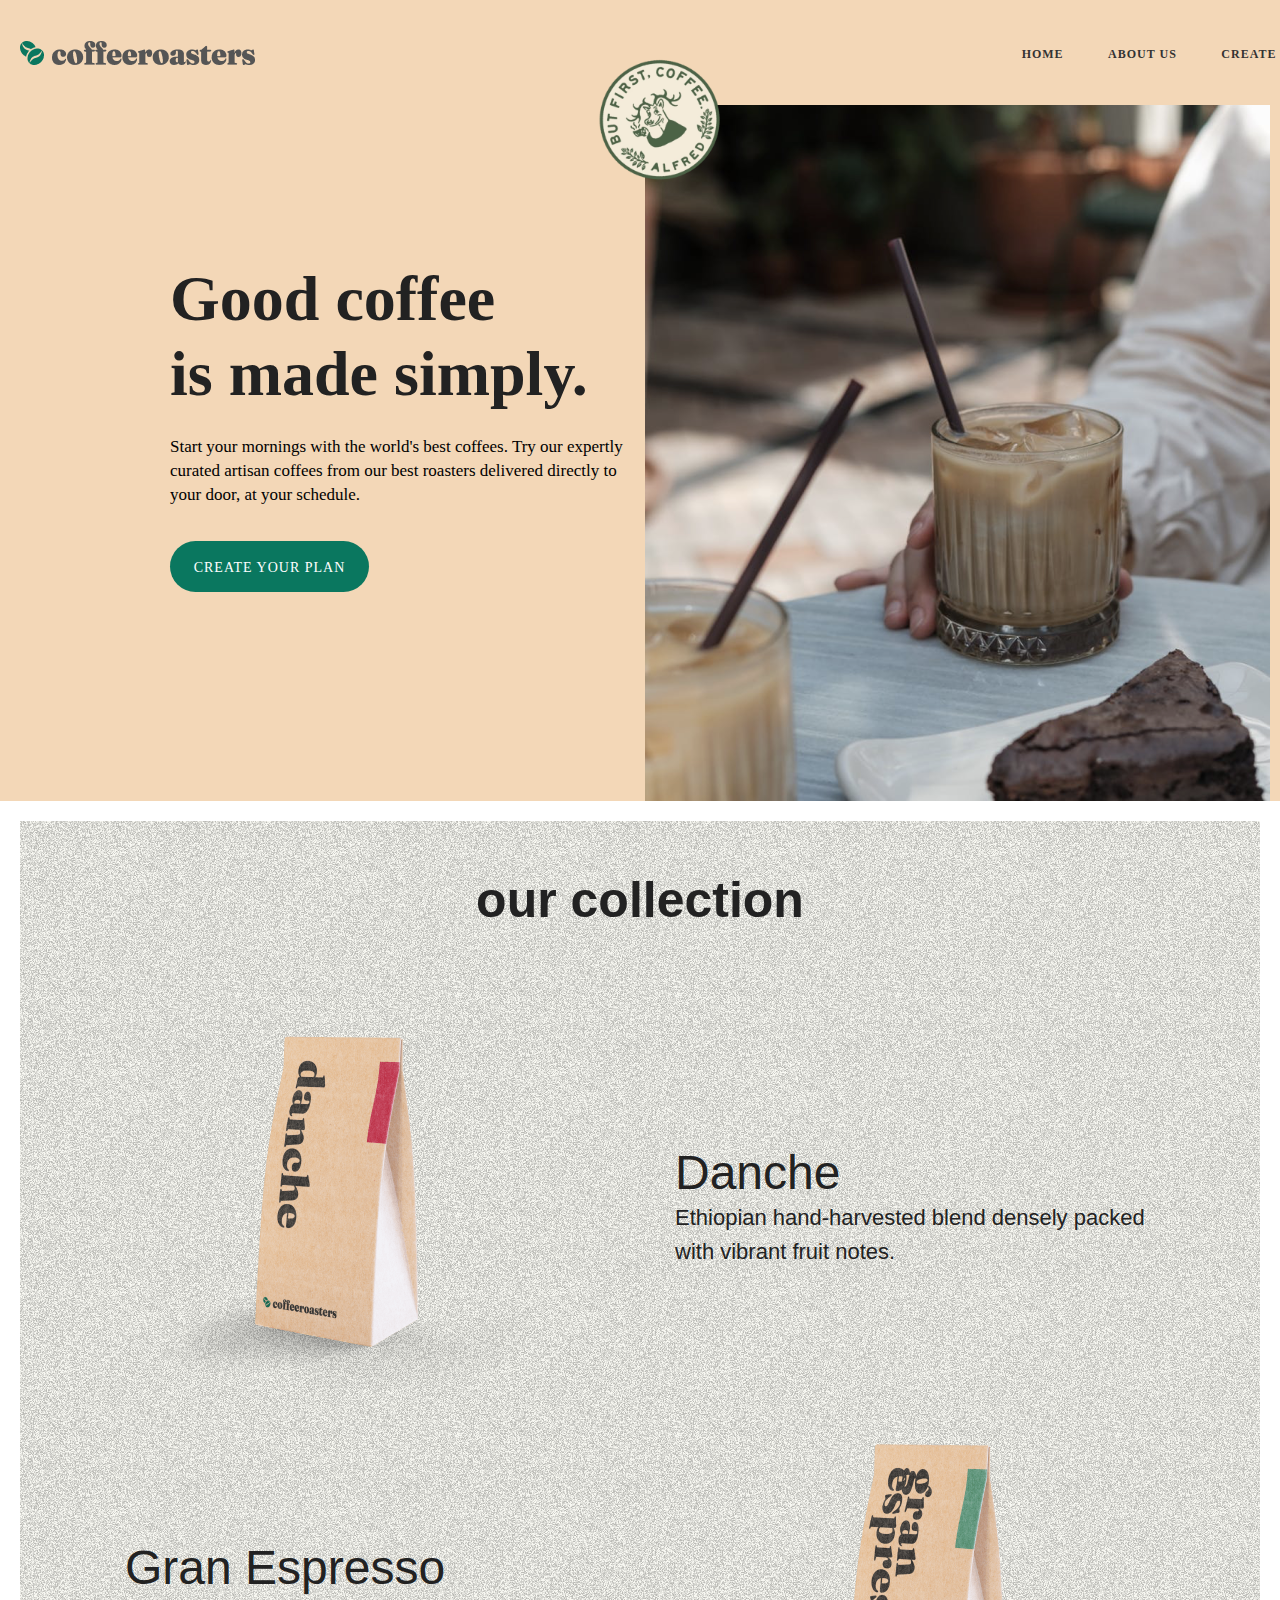
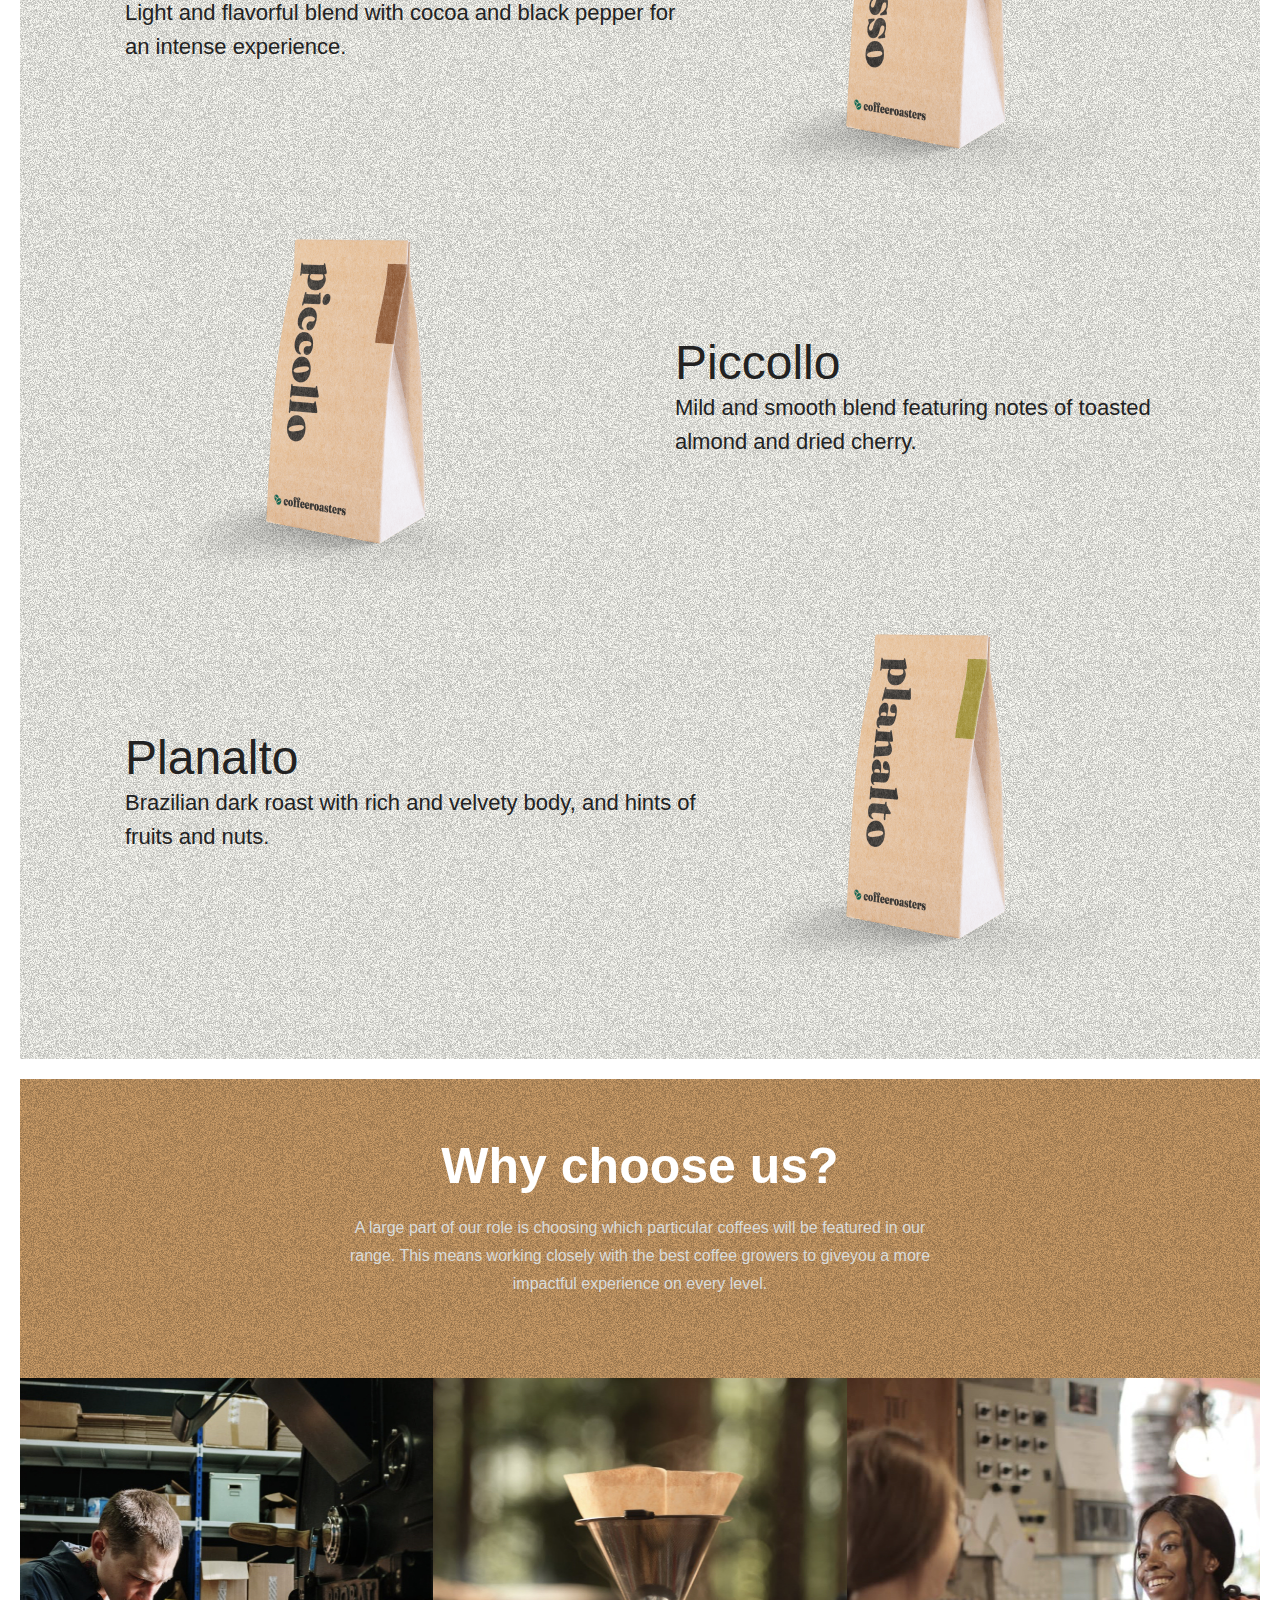
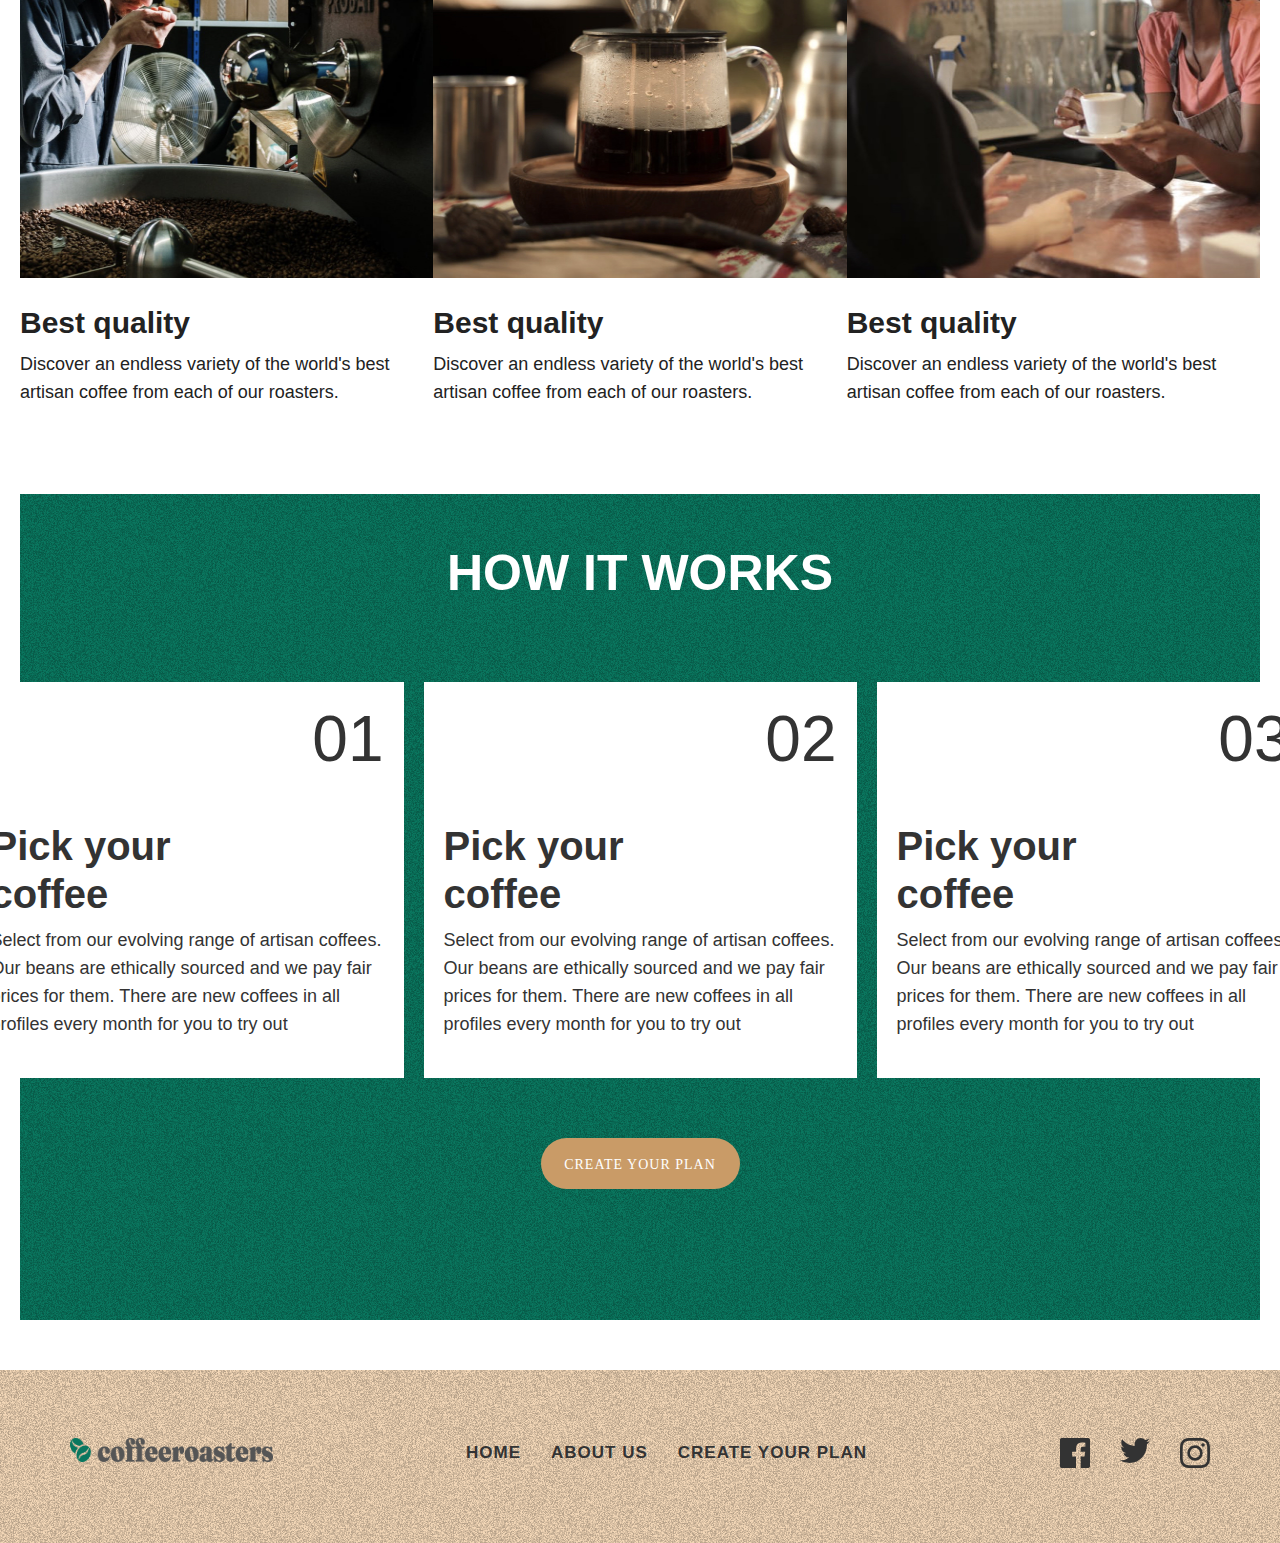
<file: index.html>
<!DOCTYPE html>
<html lang="uz">

<head>
  <meta charset="UTF-8">
  <meta http-equiv="X-UA-Compatible" content="IE=edge">
  <meta name="viewport" content="width=device-width, initial-scale=1.0">
  <title>coffeeroasters</title>
  <!-- stayl -->
  <link rel="stylesheet" href="./css/normalize.css">
  <link rel="stylesheet" href="./css/stayl.css">
  <!-- google fonts -->
  <link rel="preconnect" href="https://fonts.googleapis.com">
  <link rel="preconnect" href="https://fonts.gstatic.com" crossorigin>
  <link
    href="https: //fonts.googleapis.com/css2? family= Roboto:ital,wght@0,100;0,300;0,400;0,500;0,700;0,900;1,100;1,300;1,400;1,500;1,700;1,900;1,700;1,900; stilni ko'rsatish ">
</head>

<body>
  <!-- SAIT HEADRE -->
  <div class="site-header-hero-wrapper">
    <header class="site-hiro-container container">
      <!-- sate nav -->
      <div class="sate-nav">
        <a class="site-nav-logo hov-act" href="">
          <img class="site-nav-logo-link" src="./img/sayt-hiro-logo/Group 3614.png" alt="log" width="235" height="24">
        </a>
        <ul class="site-nav-list">
          <li class="site-nav-list-item hov-act">
            <a class="site-nav-list-link" href="./imdex.html">HOME</a>
          </li>
          <li class="site-nav-list-item hov-act">
            <a class="site-nav-list-link" href="./imdex.html">ABOUT US</a>
          </li>
          <li class="site-nav-list-item hov-act">
            <a class="site-nav-list-link" href="./imdex.html">Create your plan</a>
          </li>
        </ul>
      </div>

      <!-- site hiro -->

      <div class="site-hiro">
        <div class="site-hiro-content">
          <div class="site-hiro-content-box">
            <h1 class="site-hiro-content-hedig">Good coffee <br> is made simply.</h1>
            <p class="site-hiro-content-text">Start your mornings with the world's best coffees. Try our expertly
              curated artisan coffees from our best roasters delivered directly to your door, at your schedule.</p>
            <a href="./imdex.html" class="site-hiro-content-bt-link hov-act">Create your plan</a>
          </div>
        </div>
        <div class="site-hiro-img">
          <img class="site-hiro-img-logo" src="./img/sayt-hiro-logo/image 40.png" alt="site-hiro-logo">
        </div>
      </div>

    </header>
  </div>


  <!-- MAIN -->
  <main class="main__index-wrapper container">
    <!-- SAIT MAIN COLLLECTION -->
    <div class="main__collection-conteainer">

      <h2 class="main__collection-title">our collection</h2>
      <ul class="main__collection-list">
        <li class="main__collection-item">
          <img class="main__collection-img" src="./img/amin-collection/danche.png" alt="">
          <div class="main__collection-info">
            <h3 class="collection-info-header">Danche</h3>
            <p class="collection-info-text">Ethiopian hand-harvested blend densely packed with vibrant fruit notes.</p>
          </div>
        </li>

        <li class="main__collection-item">
          <img class="main__collection-img" src="./img/amin-collection/espresso.png" alt="">
          <div class="main__collection-info">
            <h3 class="collection-info-header">Gran Espresso</h3>
            <p class="collection-info-text">Light and flavorful blend with cocoa and black pepper for an intense
              experience.</p>
          </div>
        </li>

        <li class="main__collection-item">
          <img class="main__collection-img" src="./img/amin-collection/piccollo.png" alt="">
          <div class="main__collection-info">
            <h3 class="collection-info-header">Piccollo</h3>
            <p class="collection-info-text">Mild and smooth blend featuring notes of toasted almond and dried cherry.
            </p>
          </div>
        </li>

        <li class="main__collection-item">
          <img class="main__collection-img" src="./img/amin-collection/planalto.png" alt="">
          <div class="main__collection-info">
            <h3 class="collection-info-header">Planalto</h3>
            <p class="collection-info-text">Brazilian dark roast with rich and velvety body, and hints of fruits and
              nuts.</p>
          </div>
        </li>

      </ul>
    </div>
    <!-- SAIT MAIN FEATURS -->
    <section class="main__featurs-wrapper">
      <div class="main__featues-container">
        <h2 class="main__featurs-header">Why choose us?</h2>
        <p class="main__featurs-text">A large part of our role is choosing which particular coffees will be featured in
          our range. This means working closely with the best coffee growers to giveyou a more impactful experience on
          every level.</p>
        <!-- fefaturs box -->
        <div class="main__featurs-img-container">
          <div class="main__featurs-img-box">
            <img class="featurs-img" src="./img/main-featurs/featurs-1.jpg" alt="koffe shlab chiqaradigan joy">
            <h3 class="featurs-box-header">Best quality</h3>
            <p class="featurs-box-text">Discover an endless variety of the world's best artisan coffee from each of our
              roasters.</p>
          </div>


          <!-- fefaturs box -->
          <div class="main__featurs-img-box">
            <img class="featurs-img" src="./img/main-featurs/featurs-2.jpg" alt="coffe choynak">
            <h3 class="featurs-box-header">Best quality</h3>
            <p class="featurs-box-text">Discover an endless variety of the world's best artisan coffee from each of our
              roasters.</p>
          </div>


          <!-- fefaturs box -->
          <div class="main__featurs-img-box">
            <img class="featurs-img" src="./img/main-featurs/featurs-3.jpg" alt="coffe ichoyotgan qiz">
            <h3 class="featurs-box-header">Best quality</h3>
            <p class="featurs-box-text">Discover an endless variety of the world's best artisan coffee from each of our
              roasters.</p>
          </div>
        </div>
      </div>
    </section>


    <!-- HOW IT WORKS -->
    <section class="main__how-it-works">
      <div class="main__works-iner">
        <h2 class="main__works-heading">how it works</h2>
        <ol class="main__works-list">
          <li class="works-list-item">
            <div class="works-item-namber">01</div>
            <h3 class="works-item-heading">Pick your coffee</h3>
            <p class="works-item-text">Select from our evolving range of artisan coffees. Our beans are ethically
              sourced and we pay fair prices for them. There are new coffees in all profiles every month for you to try
              out</p>
          </li>

          <li class="works-list-item">
            <div class="works-item-namber">02</div>
            <h3 class="works-item-heading">Pick your coffee</h3>
            <p class="works-item-text">Select from our evolving range of artisan coffees. Our beans are ethically
              sourced and we pay fair prices for them. There are new coffees in all profiles every month for you to try
              out</p>
          </li>

          <li class="works-list-item">
            <div class="works-item-namber">03</div>
            <h3 class="works-item-heading">Pick your coffee</h3>
            <p class="works-item-text">Select from our evolving range of artisan coffees. Our beans are ethically
              sourced and we pay fair prices for them. There are new coffees in all profiles every month for you to try
              out</p>
          </li>
        </ol>
        <a class="amin__works-button site-hiro-content-bt-link hov-act" href="./imdex.html">Create your plan</a>
      </div>
    </section>

  </main>


  <!-- FOOTER -->

  <footer>
    <div class="footer__iner container">
      <div class="sate-nav footer-nav">
        <!-- footer logo -->

        <a class="site-footer-logo hov-act" href="">
          <img class="site-nav-logo-link" src="./img/sayt-hiro-logo/Group 3614.png" alt="log" width="235" height="24">
        </a>
        <!-- footer nav link -->

        <ul class="footer__list">
          <li class="footer__list-item">
            <a href="./imdex.html" class="list-item-link">HOME</a>
          </li>
          <li class="footer__list-item">
            <a href="./imdex.html" class="list-item-link">ABOUT US</a>
          </li>
          <li class="footer__list-item">
            <a href="./imdex.html" class="list-item-link">Create your plan</a>
          </li>
        </ul>
        <!-- footer icon -->

        <ul class="footer__list">
          <li class="footer__list-item">
            <a class="list-item-icon" href="./imdex.html">
              <svg xmlns="http://www.w3.org/2000/svg" width="30" height="30" fill="none">
                <path fill="#333"
                  d="M28.344 0H1.656C.741 0 0 .741 0 1.656v26.689C0 29.259.741 30 1.656 30h14.369V18.383h-3.91v-4.528h3.91v-3.339c0-3.875 2.366-5.985 5.824-5.985 1.656 0 3.078.124 3.494.179v4.05l-2.398.001c-1.88 0-2.244.894-2.244 2.204v2.891h4.484l-.584 4.528h-3.9V30h7.645C29.26 30 30 29.259 30 28.344V1.656C30 .741 29.259 0 28.344 0Z" />
              </svg>
            </a>
          </li>
          <li class="footer__list-item">
            <a class="list-item-icon" href="./imdex.html">
              <svg xmlns="http://www.w3.org/2000/svg" width="30" height="25" fill="none">
                <path fill="#333"
                  d="M30 2.96c-1.104.502-2.29.84-3.535.993A6.296 6.296 0 0 0 29.171.461a12.145 12.145 0 0 1-3.909 1.532A6.075 6.075 0 0 0 20.77 0c-3.974 0-6.894 3.802-5.996 7.748C9.66 7.486 5.125 4.973 2.089 1.155.476 3.99 1.252 7.702 3.993 9.58a6.014 6.014 0 0 1-2.787-.79c-.067 2.925 1.977 5.66 4.936 6.269a6.02 6.02 0 0 1-2.78.107c.783 2.508 3.056 4.332 5.75 4.383A12.156 12.156 0 0 1 0 22.165 17.112 17.112 0 0 0 9.435 25c11.428 0 17.884-9.897 17.494-18.773A12.713 12.713 0 0 0 30 2.96Z" />
              </svg>
            </a>
          </li>
          <li class="footer__list-item">
            <a class="list-item-icon" href="./imdex.html">
              <svg xmlns="http://www.w3.org/2000/svg" width="30" height="30" fill="none">
                <path fill="#333" fill-rule="evenodd"
                  d="M15 0c-4.074 0-4.584.018-6.184.09C3.37.34.341 3.362.091 8.815.018 10.416 0 10.926 0 15s.018 4.585.09 6.185c.25 5.448 3.272 8.475 8.725 8.725 1.601.073 2.111.09 6.185.09s4.585-.017 6.185-.09c5.443-.25 8.478-3.273 8.724-8.725.074-1.6.091-2.111.091-6.185s-.017-4.584-.09-6.184C29.665 3.374 26.639.341 21.186.091 19.585.018 19.074 0 15 0Zm0 2.704c4.005 0 4.48.015 6.063.087 4.065.185 5.963 2.114 6.148 6.15.073 1.58.087 2.055.087 6.06 0 4.007-.015 4.48-.087 6.062-.186 4.03-2.08 5.963-6.148 6.148-1.583.073-2.055.088-6.063.088-4.005 0-4.48-.015-6.061-.088-4.075-.186-5.964-2.123-6.149-6.15-.072-1.58-.087-2.055-.087-6.06 0-4.006.016-4.48.087-6.062.186-4.034 2.08-5.964 6.149-6.149 1.582-.071 2.056-.086 6.061-.086ZM7.297 15a7.703 7.703 0 1 1 15.406 0 7.703 7.703 0 0 1-15.406 0ZM15 20a5 5 0 1 1 0-10 5 5 0 0 1 0 10Zm6.206-13.007a1.8 1.8 0 1 1 3.601.002 1.8 1.8 0 0 1-3.6-.002Z"
                  clip-rule="evenodd" />
              </svg>

            </a>
          </li>
        </ul>


      </div>

    </div>
  </footer>

</body>

</html>
</file>
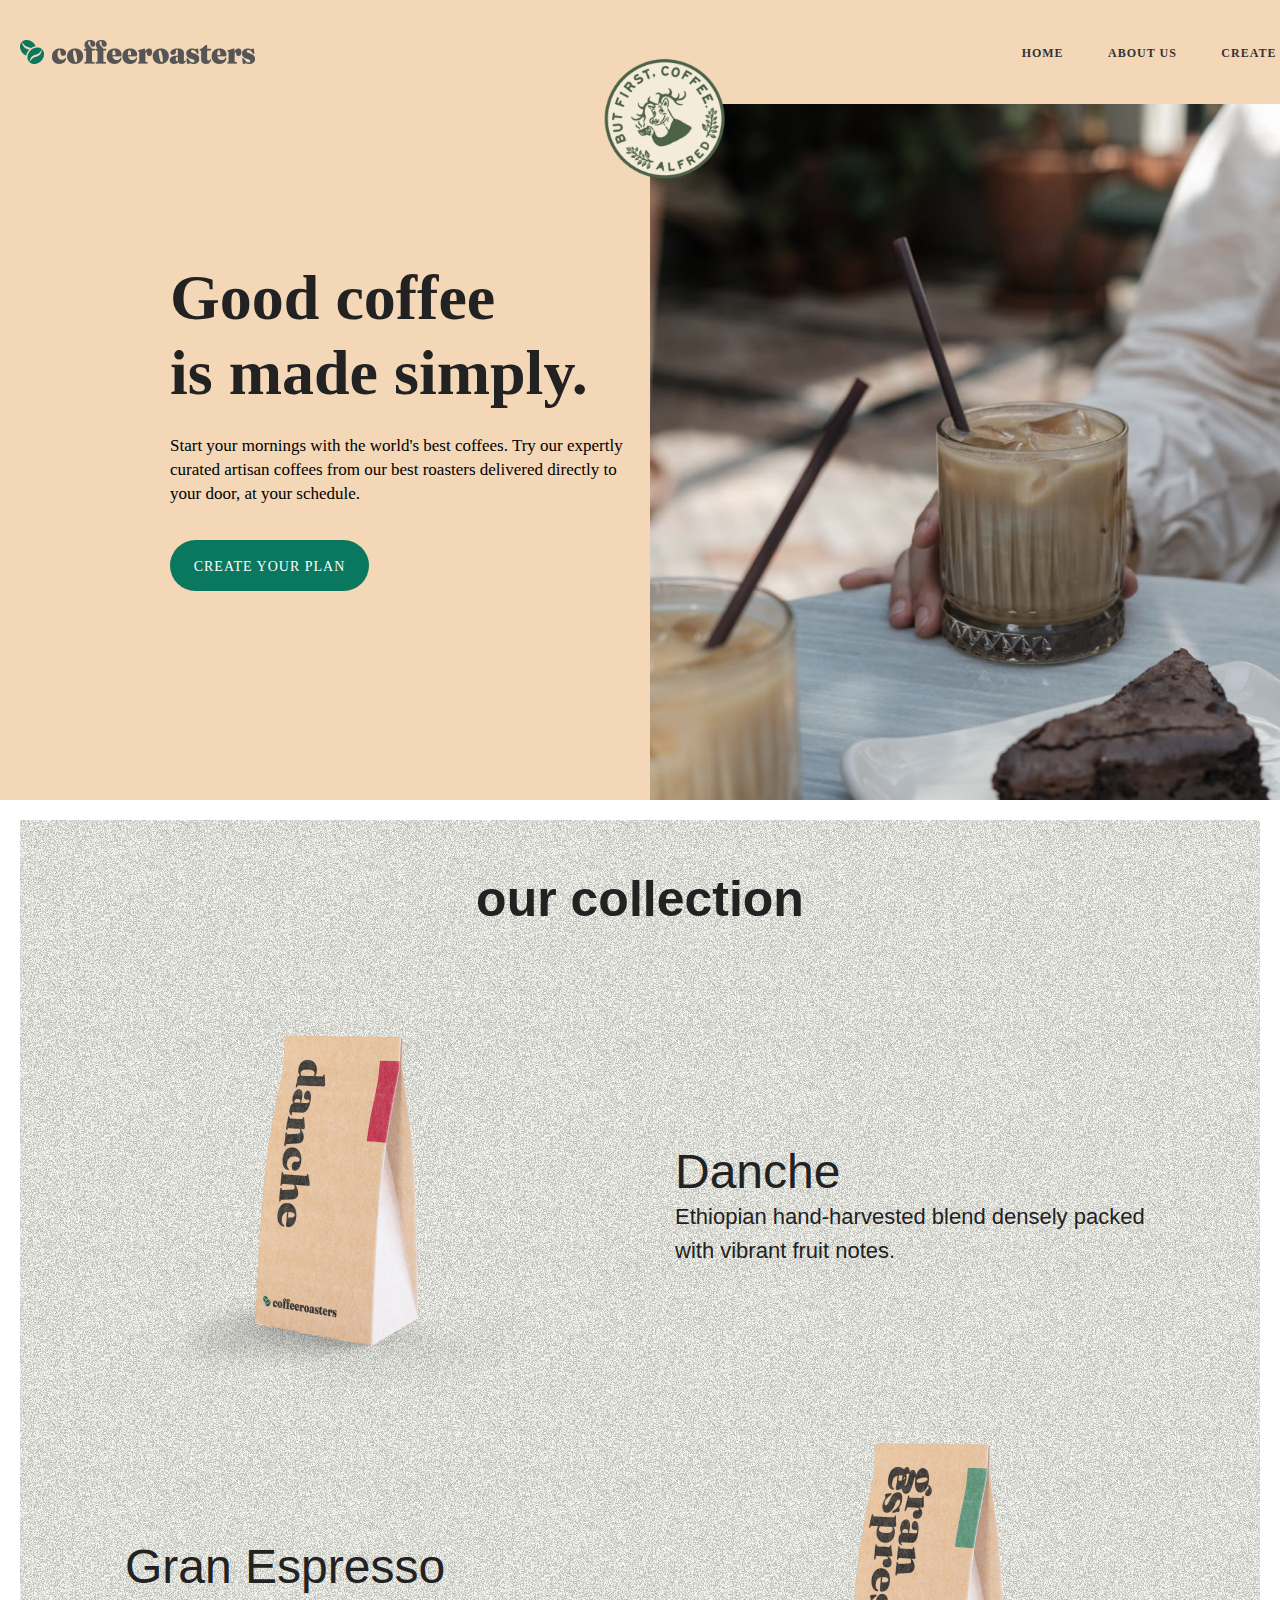
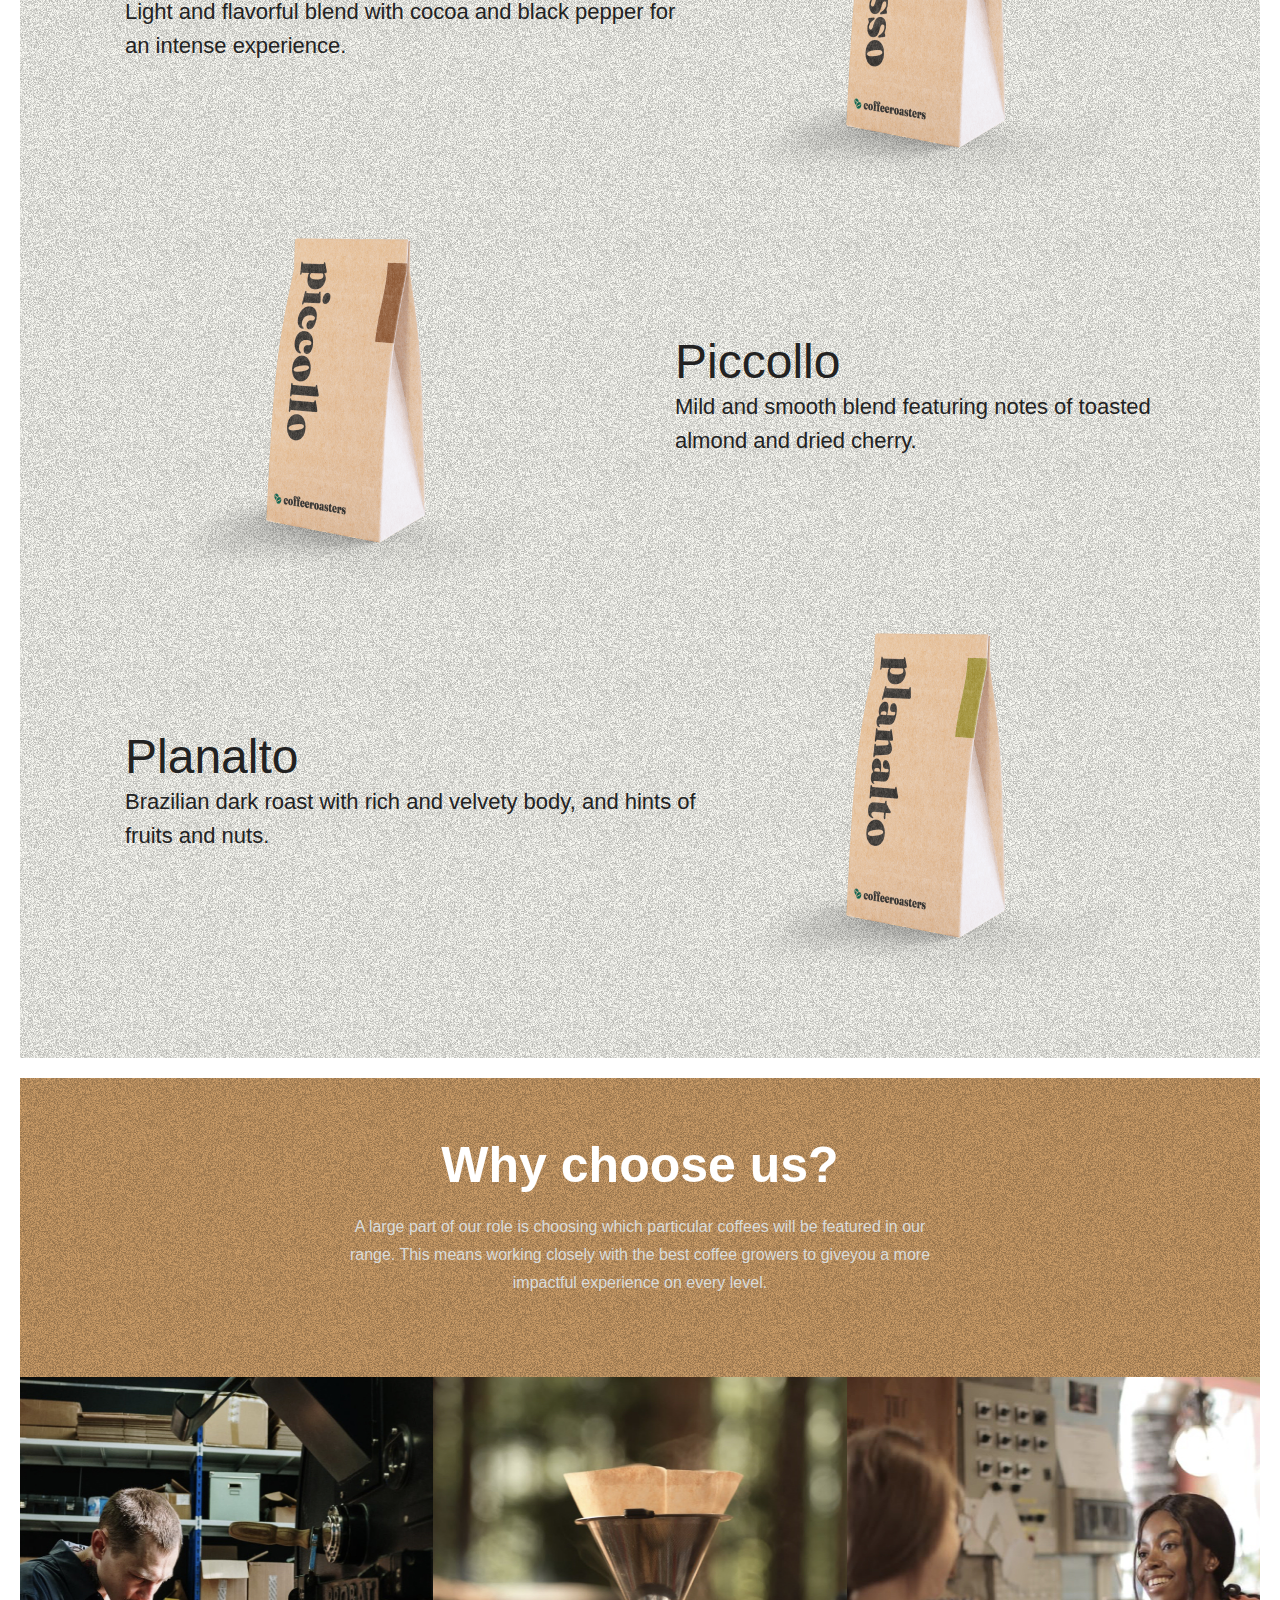
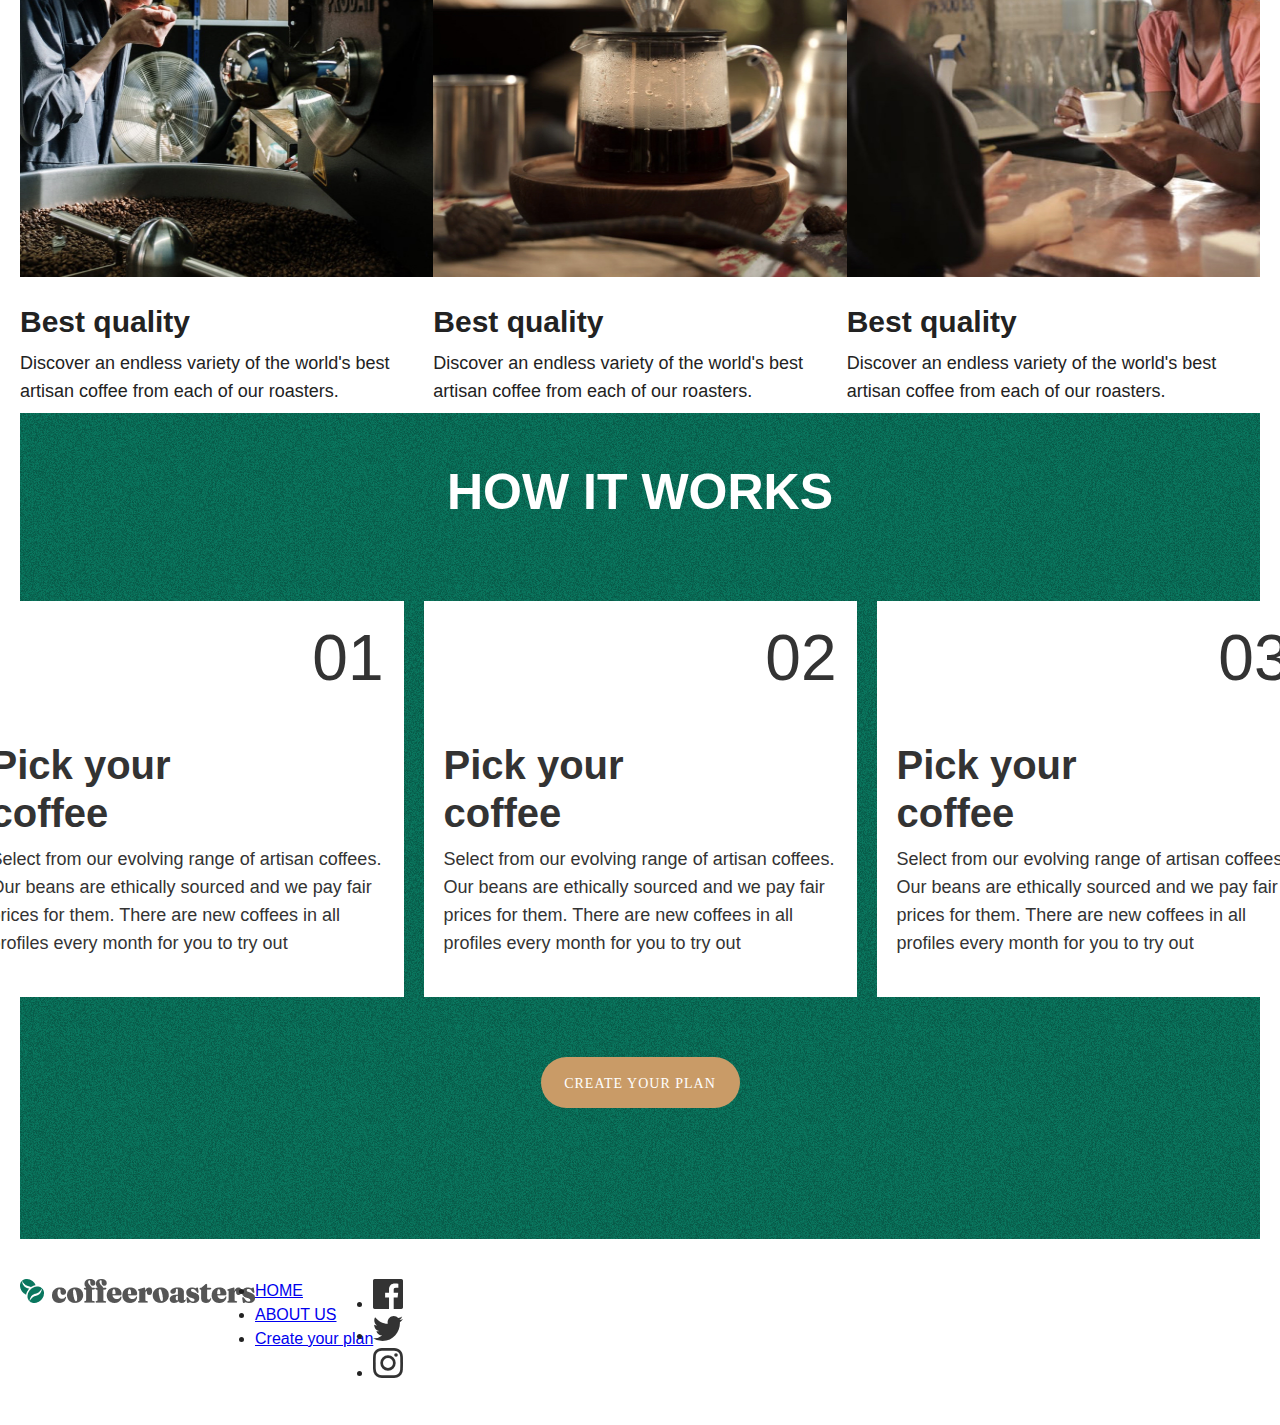
<file: imdex.html>
<!DOCTYPE html>
<html lang="uz">

<head>
  <meta charset="UTF-8">
  <meta http-equiv="X-UA-Compatible" content="IE=edge">
  <meta name="viewport" content="width=device-width, initial-scale=1.0">
  <title>coffeeroasters</title>
  <!-- stayl -->
  <link rel="stylesheet" href="./css/normalize.css">
  <link rel="stylesheet" href="./css/stayil.css">
  <!-- google fonts -->
  <link rel="preconnect" href="https://fonts.googleapis.com">
  <link rel="preconnect" href="https://fonts.gstatic.com" crossorigin>
  <link
    href="https: //fonts.googleapis.com/css2? family= Roboto:ital,wght@0,100;0,300;0,400;0,500;0,700;0,900;1,100;1,300;1,400;1,500;1,700;1,900;1,700;1,900; stilni ko'rsatish ">
</head>

<body>
  <!-- SAIT HEADRE -->
  <div class="site-header-hero-wrapper">
    <header class="site-hiro-container container">
      <!-- sate nav -->
      <div class="sate-nav">
        <a class="site-nav-logo hov-act" href="">
          <img class="site-nav-logo-link" src="./img/sayt-hiro-logo/Group 3614.png" alt="log" width="235" height="24">
        </a>
        <ul class="site-nav-list">
          <li class="site-nav-list-item hov-act">
            <a class="site-nav-list-link" href="./imdex.html">HOME</a>
          </li>
          <li class="site-nav-list-item hov-act">
            <a class="site-nav-list-link" href="./imdex.html">ABOUT US</a>
          </li>
          <li class="site-nav-list-item hov-act">
            <a class="site-nav-list-link" href="./imdex.html">Create your plan</a>
          </li>
        </ul>
      </div>

      <!-- site hiro -->

      <div class="site-hiro">
        <div class="site-hiro-content">
          <div class="site-hiro-content-box">
            <h1 class="site-hiro-content-hedig">Good coffee <br> is made simply.</h1>
            <p class="site-hiro-content-text">Start your mornings with the world's best coffees. Try our expertly
              curated artisan coffees from our best roasters delivered directly to your door, at your schedule.</p>
            <a href="./imdex.html" class="site-hiro-content-bt-link hov-act">Create your plan</a>
          </div>
        </div>
        <div class="site-hiro-img">
          <img class="site-hiro-img-logo" src="./img/sayt-hiro-logo/image 40.png" alt="site-hiro-logo">
        </div>
      </div>

    </header>
  </div>


  <!-- MAIN -->
  <main class="main__index-wrapper container">
    <!-- SAIT MAIN COLLLECTION -->
    <div class="main__collection-conteainer">

      <h2 class="main__collection-title">our collection</h2>
      <ul class="main__collection-list">
        <li class="main__collection-item">
          <img class="main__collection-img" src="./img/amin-collection/danche.png" alt="">
          <div class="main__collection-info">
            <h3 class="collection-info-header">Danche</h3>
            <p class="collection-info-text">Ethiopian hand-harvested blend densely packed with vibrant fruit notes.</p>
          </div>
        </li>

        <li class="main__collection-item">
          <img class="main__collection-img" src="./img/amin-collection/espresso.png" alt="">
          <div class="main__collection-info">
            <h3 class="collection-info-header">Gran Espresso</h3>
            <p class="collection-info-text">Light and flavorful blend with cocoa and black pepper for an intense
              experience.</p>
          </div>
        </li>

        <li class="main__collection-item">
          <img class="main__collection-img" src="./img/amin-collection/piccollo.png" alt="">
          <div class="main__collection-info">
            <h3 class="collection-info-header">Piccollo</h3>
            <p class="collection-info-text">Mild and smooth blend featuring notes of toasted almond and dried cherry.
            </p>
          </div>
        </li>

        <li class="main__collection-item">
          <img class="main__collection-img" src="./img/amin-collection/planalto.png" alt="">
          <div class="main__collection-info">
            <h3 class="collection-info-header">Planalto</h3>
            <p class="collection-info-text">Brazilian dark roast with rich and velvety body, and hints of fruits and
              nuts.</p>
          </div>
        </li>

      </ul>
    </div>
    <!-- SAIT MAIN FEATURS -->
    <section class="main__featurs-wrapper">
      <div class="main__featues-container">
        <h2 class="main__featurs-header">Why choose us?</h2>
        <p class="main__featurs-text">A large part of our role is choosing which particular coffees will be featured in
          our range. This means working closely with the best coffee growers to giveyou a more impactful experience on
          every level.</p>
        <!-- fefaturs box -->
        <div class="main__featurs-img-container">
          <div class="main__featurs-img-box">
            <img class="featurs-img" src="./img/main-featurs/featurs-1.jpg" alt="koffe shlab chiqaradigan joy">
            <h3 class="featurs-box-header">Best quality</h3>
            <p class="featurs-box-text">Discover an endless variety of the world's best artisan coffee from each of our
              roasters.</p>
          </div>


          <!-- fefaturs box -->
          <div class="main__featurs-img-box">
            <img class="featurs-img" src="./img/main-featurs/featurs-2.jpg" alt="coffe choynak">
            <h3 class="featurs-box-header">Best quality</h3>
            <p class="featurs-box-text">Discover an endless variety of the world's best artisan coffee from each of our
              roasters.</p>
          </div>


          <!-- fefaturs box -->
          <div class="main__featurs-img-box">
            <img class="featurs-img" src="./img/main-featurs/featurs-3.jpg" alt="coffe ichoyotgan qiz">
            <h3 class="featurs-box-header">Best quality</h3>
            <p class="featurs-box-text">Discover an endless variety of the world's best artisan coffee from each of our
              roasters.</p>
          </div>
        </div>
      </div>
    </section>


    <!-- HOW IT WORKS -->
    <section class="main__how-it-works">
      <div class="main__works-iner container">
        <h2 class="main__works-heading">how it works</h2>
        <ol class="main__works-list">
          <li class="works-list-item">
            <div class="works-item-namber">01</div>
            <h3 class="works-item-heading">Pick your coffee</h3>
            <p class="works-item-text">Select from our evolving range of artisan coffees. Our beans are ethically
              sourced and we pay fair prices for them. There are new coffees in all profiles every month for you to try
              out</p>
          </li>

          <li class="works-list-item">
            <div class="works-item-namber">02</div>
            <h3 class="works-item-heading">Pick your coffee</h3>
            <p class="works-item-text">Select from our evolving range of artisan coffees. Our beans are ethically
              sourced and we pay fair prices for them. There are new coffees in all profiles every month for you to try
              out</p>
          </li>

          <li class="works-list-item">
            <div class="works-item-namber">03</div>
            <h3 class="works-item-heading">Pick your coffee</h3>
            <p class="works-item-text">Select from our evolving range of artisan coffees. Our beans are ethically
              sourced and we pay fair prices for them. There are new coffees in all profiles every month for you to try
              out</p>
          </li>
        </ol>
        <a class="amin__works-button site-hiro-content-bt-link hov-act" href="./imdex.html">Create your plan</a>
      </div>
    </section>

  </main>


  <!-- FOOTER -->

  <footer>
    <div class="footer__iner container">
      <div class="sate-nav">
        <!-- footer logo -->

        <a class="site-footer-logo hov-act" href="">
          <img class="site-nav-logo-link" src="./img/sayt-hiro-logo/Group 3614.png" alt="log" width="235" height="24">
        </a>
        <!-- footer nav link -->

        <ul class="footer__list">
          <li class="footer__list-item">
            <a href="./imdex.html" class="list-item-link">HOME</a>
          </li>
          <li class="footer__list-item">
            <a href="./imdex.html" class="list-item-link">ABOUT US</a>
          </li>
          <li class="footer__list-item">
            <a href="./imdex.html" class="list-item-link">Create your plan</a>
          </li>
        </ul>
        <!-- footer icon -->

        <ul class="fotter__list">
          <li class="footer__list-item">
            <a class="list-item-icon" href="./imdex.html">
              <svg xmlns="http://www.w3.org/2000/svg" width="30" height="30" fill="none">
                <path fill="#333"
                  d="M28.344 0H1.656C.741 0 0 .741 0 1.656v26.689C0 29.259.741 30 1.656 30h14.369V18.383h-3.91v-4.528h3.91v-3.339c0-3.875 2.366-5.985 5.824-5.985 1.656 0 3.078.124 3.494.179v4.05l-2.398.001c-1.88 0-2.244.894-2.244 2.204v2.891h4.484l-.584 4.528h-3.9V30h7.645C29.26 30 30 29.259 30 28.344V1.656C30 .741 29.259 0 28.344 0Z" />
              </svg>
            </a>
          </li>
          <li class="footer__list-item">
            <a class="list-item-icon" href="./imdex.html">
              <svg xmlns="http://www.w3.org/2000/svg" width="30" height="25" fill="none">
                <path fill="#333"
                  d="M30 2.96c-1.104.502-2.29.84-3.535.993A6.296 6.296 0 0 0 29.171.461a12.145 12.145 0 0 1-3.909 1.532A6.075 6.075 0 0 0 20.77 0c-3.974 0-6.894 3.802-5.996 7.748C9.66 7.486 5.125 4.973 2.089 1.155.476 3.99 1.252 7.702 3.993 9.58a6.014 6.014 0 0 1-2.787-.79c-.067 2.925 1.977 5.66 4.936 6.269a6.02 6.02 0 0 1-2.78.107c.783 2.508 3.056 4.332 5.75 4.383A12.156 12.156 0 0 1 0 22.165 17.112 17.112 0 0 0 9.435 25c11.428 0 17.884-9.897 17.494-18.773A12.713 12.713 0 0 0 30 2.96Z" />
              </svg>
            </a>
          </li>
          <li class="footer__list-item">
            <a class="list-item-icon" href="./imdex.html">
              <svg xmlns="http://www.w3.org/2000/svg" width="30" height="30" fill="none">
                <path fill="#333" fill-rule="evenodd"
                  d="M15 0c-4.074 0-4.584.018-6.184.09C3.37.34.341 3.362.091 8.815.018 10.416 0 10.926 0 15s.018 4.585.09 6.185c.25 5.448 3.272 8.475 8.725 8.725 1.601.073 2.111.09 6.185.09s4.585-.017 6.185-.09c5.443-.25 8.478-3.273 8.724-8.725.074-1.6.091-2.111.091-6.185s-.017-4.584-.09-6.184C29.665 3.374 26.639.341 21.186.091 19.585.018 19.074 0 15 0Zm0 2.704c4.005 0 4.48.015 6.063.087 4.065.185 5.963 2.114 6.148 6.15.073 1.58.087 2.055.087 6.06 0 4.007-.015 4.48-.087 6.062-.186 4.03-2.08 5.963-6.148 6.148-1.583.073-2.055.088-6.063.088-4.005 0-4.48-.015-6.061-.088-4.075-.186-5.964-2.123-6.149-6.15-.072-1.58-.087-2.055-.087-6.06 0-4.006.016-4.48.087-6.062.186-4.034 2.08-5.964 6.149-6.149 1.582-.071 2.056-.086 6.061-.086ZM7.297 15a7.703 7.703 0 1 1 15.406 0 7.703 7.703 0 0 1-15.406 0ZM15 20a5 5 0 1 1 0-10 5 5 0 0 1 0 10Zm6.206-13.007a1.8 1.8 0 1 1 3.601.002 1.8 1.8 0 0 1-3.6-.002Z"
                  clip-rule="evenodd" />
              </svg>

            </a>
          </li>
        </ul>


      </div>

    </div>
  </footer>

</body>

</html>
</file>
<file: css/stayl.css>
:root{
  --text-color:#333;
  --layt-wihyt:#ffffff;
}
/* GLOBAL */
html{
  height: 100%;
  scroll-behavior: smooth;
  box-sizing: border-box;
}
*,
*::before,
*::after{
  box-sizing:inherit;
}
*{
  margin: 0px;
  padding: 0px;
}

body{
  display: flex;
  flex-direction: column;
  height: 100%;
  padding: 0px;
  margin: 0px;
  font-family: 'Roboto', sans-serif;
  font-size: 16px;
  line-height: 1.5;
  background-color: rgb(220, 214, 214);
  color: #222;
}
img{
  max-width: 100%;
  height: auto;
}
/* EFECTLAR */
.hov-act:hover{
  opacity: 0.8;
}
.hov-act:active{
  opacity: 0.6;
}
/* CONTAINER */
.container{
  width: 100%;
  max-width: 1440px;
  padding-left: 20px;
  padding-right: 20px;
  margin: auto;
  background-color:#ffffff;
}
/* MAI-CONTANENT */
.main-content{
  flex-grow: 1;
}
/* sait hiro */
.site-hiro-container {
  background-color:#F3D7B7;
  padding-top: 1px;
}

.sate-nav {
  width: 1340px;
  margin:40px auto;
  display: flex;

}
.site-nav-logo {
  flex-grow: 1;
}
.site-nav-logo-link {
  display: flex;
  width: 235px;
  height: 24px;

}
.site-nav-list {
  list-style: none;
  margin: 0px;
}
.site-nav-list-item {
  display:inline-block;
}

.site-nav-list-link{
  text-decoration: none;
  font-size: 12px;
  font-family: "roboto";
  font-weight: 700;
  line-height: 14px;
  letter-spacing: 1px;
  text-transform: uppercase;
  color:var(--text-color)

}
.site-nav-list-item:not(:last-child){
  margin-right: 40px;
}

/* SITE HIRO CONTENT */
.site-hiro {
  display: flex;
}
.site-hiro-content {
  width: 100%;
  max-width: 700px;

}
.site-hiro-content-box {
  width: 464px;
  height: 331px;

  margin: 156px 0px 0px 150px;
}
.site-hiro-content-hedig {
  font-family: "roboto";
  font-size: 64px;
  font-weight: 700;
  line-height: 75px;
  margin: 0px;
  margin-bottom: 24px;
}
.site-hiro-content-text {
  font-size: 17px;
  line-height: 24px;
  font-weight: 500;
  font-family: 'roboto';
  color:#000;
  margin: 0px;
  margin-bottom: 34px;
}
.site-hiro-content-bt-link {
  display: inline-block;
  width: 199px;
  height: 51px;
  text-transform: uppercase;
  text-decoration: none;
  font-family: 'roboto';
  letter-spacing: 1px;
  font-size: 14px;
  text-align: center;
  padding:16px 0px ;
  border-radius: 100px;
  color:#fff;
  background-color:#0A775F;
}
.site-hiro-img {
  width: 100%;
  max-width: 710px;
  height: 696px;
  margin-right: -10px;
  background-image: url(../img/sayt-hiro-logo/Rectangle\ 679.png);
}
.site-hiro-img-logo {
  width: 160px;
  height: 160px;
  margin-top: -65px;
  margin-left: -65px;
}
/* MAIN INDEXT WRAPPER */
.main__collection-conteainer {
  width: 100%;
  margin: 20px auto ;
  background-color:#F8F8F2;
  background-image:url(../img/sayt-hiro-logo/Rectangle.png);
}
.main__collection-title {
  width: 100%;
  display: inline-block;
  font-family: 'roboto', sans-serif;
  font-size: 50px;
  line-height: 58px;
  font-weight: 700;
  margin: 50px 0px 80px 0px;
  text-align: center;
}
.main__collection-list {
  width: 100%;
  max-width: 1050px;
  margin: auto;
  padding-bottom: 70px;
}
.main__collection-item {
  display: flex;
  align-items: center;
  justify-content: space-between;
  padding: 10px;
}
.main__collection-item:nth-child(even){
  flex-direction: row-reverse;
}

.main__collection-img {
  flex-shrink: 0;
  width: 450px;
  height: 375px;
  object-fit: cover;

}
.main__collection-info {
  flex-grow: 1;
}
.main__collection-item:nth-child(odd) .main__collection-info{
  padding-left: 100px;
}
.collection-info-header {
  font-size: 48px;
  line-height: 56px;
  font-weight: 500;
  font-family: 'roboto',sans-serif;
}
.collection-info-text {

  font-family: 'roboto',sans-serif;
  font-weight: 400;
  font-size: 22px;
  line-height: 34px;
}
/* MAIN FEATURS  */
.main__featurs-wrapper {
  width: 100%;
  height: 935px;

}
.main__featues-container {
  width: 100%;
  height: 703px;
  background-color:#C99B67;
  background-image:url(../img/sayt-hiro-logo/Rectangle.png)

}
.main__featurs-header {
  font-family: 'roboto',sans-serif;
  font-size: 50px;
  font-weight: 58px;
  font-weight: 700;
  text-align: center;
  padding-top: 50px;
  color:var(--layt-wihyt);
}
.main__featurs-text {
  width: 581px;
  font-family: 'roboto',sans-serif;
  font-size: 16px;
  font-weight: 400;
  line-height: 28px;
  text-align: center;
  color:#d9dcdc;
  margin:10px auto 80px
}
.main__featurs-img-container {
  display: flex;
  justify-content: space-evenly;
}
.main__featurs-img-box {
  width: 433px;
  height: 629px;
}
.featurs-img {
  width: 433px;
  height: 500px;
}
.featurs-box-header {
  font-size: 30px;
  font-weight: 560;
  font-style: normal;
  font-family: 'roboto',sans-serif;
  line-height: 35px;
  margin-top: 20px;
}
.featurs-box-text {
  width: 370px;
  font-size: 18px;
  font-family: 'roboto',sans-serif;
  font-weight: 400;
  line-height: 28px;
  margin-top: 10px;
}
/* MAIN HOW IT WORKS */
.main__how-it-works {
  width: 100%;
  height: 826px;
  background-color:#0A775F;
  background-image:url(../img/sayt-hiro-logo/Rectangle.png);
  padding:50px 30px;
  margin-top: 80px;
  margin-bottom: 50px;
}
.main__works-iner {
  display: flex;
  flex-direction: column;
  align-items:center;
}
.main__works-heading {
  font-family: 'roboto',sans-serif,arial;
  font-size: 50px;
  line-height: 58px;
  font-weight: 700;
  color:#fff;
  text-transform: uppercase;
  margin-bottom: 80px;
}
.main__works-list {
  display: flex;
  justify-content: space-between;
  list-style: none;
}
.works-list-item {
  width: 433px;
  height: 396px;
  background-color: #ffffff;
  padding: 20px 20px 40px 20px;
  margin-bottom: 60px;
}
.works-list-item:not(:last-child){
  margin-right: 20px;
}
.works-item-namber {
  font-size: 64px;
  line-height: 75px;
  font-weight: 400;
  color:#333333;
  text-align: end;
  margin-bottom: 45px;
}
.works-item-heading {
  width: 231px;
  height: 94px;
  font-family: "roboto",arial;
  font-size: 40px;
  font-weight: 600;
  line-height: 48px;
  color:#333333;
  margin-bottom: 10px;
}
.works-item-text {
  font-family: "roboto",sans-serif;
  font-size: 18px;
  line-height: 28px;
  font-style: normal;
  font-weight: 400;
  color:#333333;
}
.amin__works-button{
  background-color:#C99B67;
}
/* FOOTER SAIT */
.footer__iner {
  background-color:#F3D7B7;
  background-image: url(../img/sayt-hiro-logo/Rectangle.png);
}

.footer-nav{
  width: 100%;
  display: flex;
  justify-content: space-between;
  margin: 0px;
  padding: 68px 50px;
}
.site-footer-logo {
  display: flex;
  width: 203px;
  height: 24px;
}
.footer__list {
  list-style: none;
  display: flex;
}
.footer__list-item:not(:last-child){
  margin-right: 30px;
}
.list-item-link {
  text-decoration: none;
  font-size: 17px;
  font-family: "roboto",sans-serif;
  font-weight: 700;
  line-height: 30px;
  letter-spacing: 1px;
  text-transform: uppercase;
  color:#333333;
}

.list-item-icon{
  width: 30px;
  height: 30px;
}
</file>
<file: css/stayil.css>
:root{
  --text-color:#333;
  --layt-wihyt:#ffffff;
}
/* GLOBAL */
html{
  height: 100%;
  scroll-behavior: smooth;
  box-sizing: border-box;
}
*,
*::before,
*::after{
  box-sizing:inherit;
}
*{
  margin: 0px;
  padding: 0px;
}

body{
  display: flex;
  flex-direction: column;
  height: 100%;
  padding: 0px;
  margin: 0px;
  font-family: 'Roboto', sans-serif;
  font-size: 16px;
  line-height: 1.5;
  background-color: #fff;
  color: #222;
}
img{
  max-width: 100%;
  height: auto;
}
/* EFECTLAR */
.hov-act:hover{
  opacity: 0.8;
}
.hov-act:active{
  opacity: 0.6;
}
/* CONTAINER */
.container{
  width: 100%;
  max-width: 1440px;
  padding-left: 20px;
  padding-right: 20px;
  margin: auto;
}
/* MAI-CONTANENT */
.main-content{
  flex-grow: 1;
}
/* sait hiro */
.site-header-hero-wrapper {
  background-color:#F3D7B7;
}

.sate-nav {
  width: 1340px;
  margin:40px auto;
  display: flex;

}
.site-nav-logo {
  flex-grow: 1;
}
.site-nav-logo-link {
  display: flex;
  width: 235px;
  height: 24px;

}
.site-nav-list {
  list-style: none;
  margin: 0px;
}
.site-nav-list-item {
  display:inline-block;
}

.site-nav-list-link{
  text-decoration: none;
  font-size: 12px;
  font-family: "roboto";
  font-weight: 700;
  line-height: 14px;
  letter-spacing: 1px;
  text-transform: uppercase;
  color:var(--text-color)

}
.site-nav-list-item:not(:last-child){
  margin-right: 40px;
}

/* SITE HIRO CONTENT */
.site-hiro {
  display: flex;
}
.site-hiro-content {
  width: 100%;
  max-width: 700px;

}
.site-hiro-content-box {
  width: 464px;
  height: 331px;

  margin: 156px 0px 0px 150px;
}
.site-hiro-content-hedig {
  font-family: "roboto";
  font-size: 64px;
  font-weight: 700;
  line-height: 75px;
  margin: 0px;
  margin-bottom: 24px;
}
.site-hiro-content-text {
  font-size: 17px;
  line-height: 24px;
  font-weight: 500;
  font-family: 'roboto';
  color:#000;
  margin: 0px;
  margin-bottom: 34px;
}
.site-hiro-content-bt-link {
  display: inline-block;
  width: 199px;
  height: 51px;
  text-transform: uppercase;
  text-decoration: none;
  font-family: 'roboto';
  letter-spacing: 1px;
  font-size: 14px;
  text-align: center;
  padding:16px 0px ;
  border-radius: 100px;
  color:#fff;
  background-color:#0A775F;
}
.site-hiro-img {
  width: 100%;
  max-width: 710px;
  height: 696px;
  margin-right: -20px;
  background-image: url(../img/sayt-hiro-logo/Rectangle\ 679.png);
}
.site-hiro-img-logo {
  width: 160px;
  height: 160px;
  margin-top: -65px;
  margin-left: -65px;
}
/* MAIN INDEXT WRAPPER */
.main__collection-conteainer {
  width: 100%;
  margin: 20px auto ;
  background-color:#F8F8F2;
  background-image:url(../img/sayt-hiro-logo/Rectangle.png);
}
.main__collection-title {
  width: 100%;
  display: inline-block;
  font-family: 'roboto', sans-serif;
  font-size: 50px;
  line-height: 58px;
  font-weight: 700;
  margin: 50px 0px 80px 0px;
  text-align: center;
}
.main__collection-list {
  width: 100%;
  max-width: 1050px;
  margin: auto;
  padding-bottom: 70px;
}
.main__collection-item {
  display: flex;
  align-items: center;
  justify-content: space-between;
  padding: 10px;
}
.main__collection-item:nth-child(even){
  flex-direction: row-reverse;
}

.main__collection-img {
  flex-shrink: 0;
  width: 450px;
  height: 375px;
  object-fit: cover;

}
.main__collection-info {
  flex-grow: 1;
}
.main__collection-item:nth-child(odd) .main__collection-info{
  padding-left: 100px;
}
.collection-info-header {
  font-size: 48px;
  line-height: 56px;
  font-weight: 500;
  font-family: 'roboto',sans-serif;
}
.collection-info-text {

  font-family: 'roboto',sans-serif;
  font-weight: 400;
  font-size: 22px;
  line-height: 34px;
}
/* MAIN FEATURS  */
.main__featurs-wrapper {
  width: 100%;
  height: 935px;

}
.main__featues-container {
  width: 100%;
  height: 703px;
  background-color:#C99B67;
  background-image:url(../img/sayt-hiro-logo/Rectangle.png)

}
.main__featurs-header {
  font-family: 'roboto',sans-serif;
  font-size: 50px;
  font-weight: 58px;
  font-weight: 700;
  text-align: center;
  padding-top: 50px;
  color:var(--layt-wihyt);
}
.main__featurs-text {
  width: 581px;
  font-family: 'roboto',sans-serif;
  font-size: 16px;
  font-weight: 400;
  line-height: 28px;
  text-align: center;
  color:#d9dcdc;
  margin:10px auto 80px
}
.main__featurs-img-container {
  display: flex;
  justify-content: space-evenly;
}
.main__featurs-img-box {
  width: 433px;
  height: 629px;
}
.featurs-img {
  width: 433px;
  height: 500px;
}
.featurs-box-header {
  font-size: 30px;
  font-weight: 560;
  font-style: normal;
  font-family: 'roboto',sans-serif;
  line-height: 35px;
  margin-top: 20px;
}
.featurs-box-text {
  width: 370px;
  font-size: 18px;
  font-family: 'roboto',sans-serif;
  font-weight: 400;
  line-height: 28px;
  margin-top: 10px;
}
/* MAIN HOW IT WORKS */
.main__how-it-works {
  width: 100%;
  height: 826px;
  background-color:#0A775F;
  background-image:url(../img/sayt-hiro-logo/Rectangle.png);
  padding:50px 30px;
}
.main__works-iner {
  display: flex;
  flex-direction: column;
  align-items:center;
}
.main__works-heading {
  font-family: 'roboto',sans-serif,arial;
  font-size: 50px;
  line-height: 58px;
  font-weight: 700;
  color:#fff;
  text-transform: uppercase;
  margin-bottom: 80px;
}
.main__works-list {
  display: flex;
  justify-content: space-between;
  list-style: none;
}
.works-list-item {
  width: 433px;
  height: 396px;
  background-color: #ffffff;
  padding: 20px 20px 40px 20px;
  margin-bottom: 60px;
}
.works-list-item:not(:last-child){
  margin-right: 20px;
}
.works-item-namber {
  font-size: 64px;
  line-height: 75px;
  font-weight: 400;
  color:#333333;
  text-align: end;
  margin-bottom: 45px;
}
.works-item-heading {
  width: 231px;
  height: 94px;
  font-family: "roboto",arial;
  font-size: 40px;
  font-weight: 600;
  line-height: 48px;
  color:#333333;
  margin-bottom: 10px;
}
.works-item-text {
  font-family: "roboto",sans-serif;
  font-size: 18px;
  line-height: 28px;
  font-style: normal;
  font-weight: 400;
  color:#333333;
}
.amin__works-button{
  background-color:#C99B67;
}
</file>
